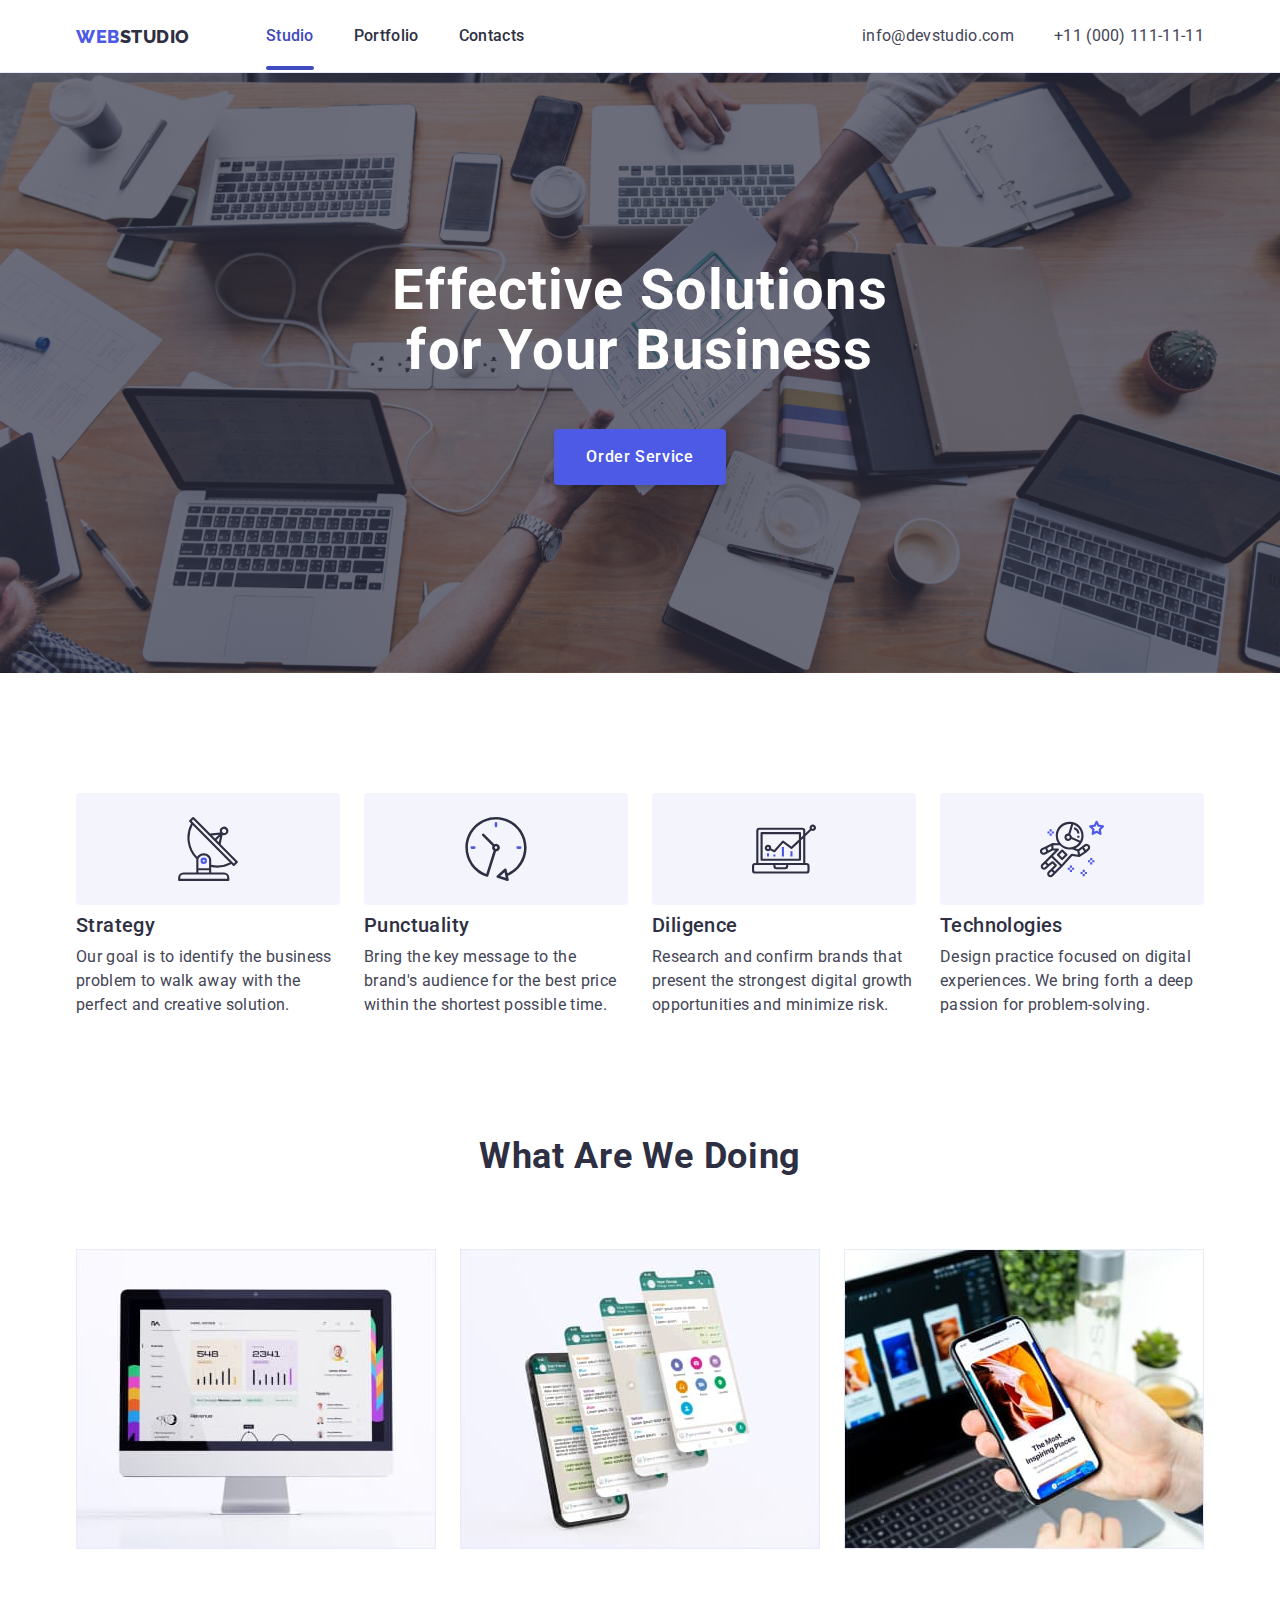
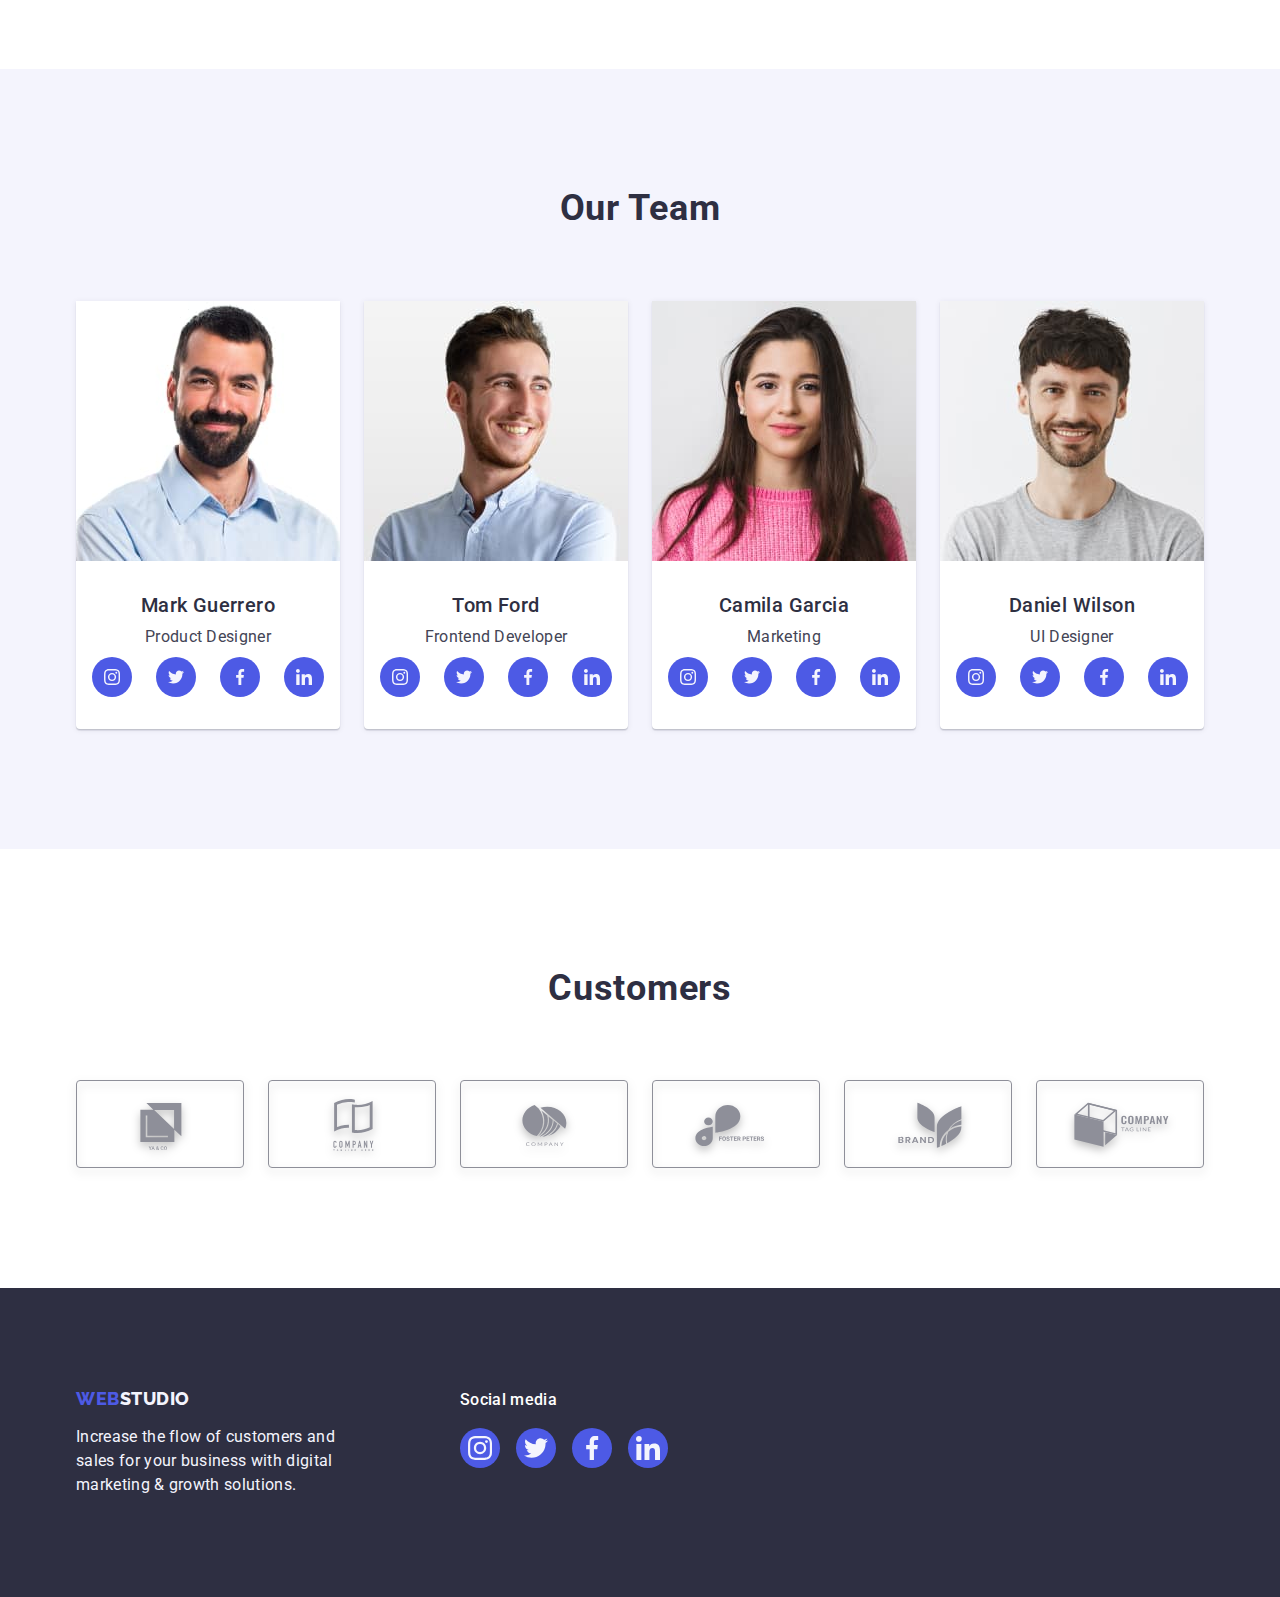
<file: index.html>
<!DOCTYPE html>
<html lang="en">

<head>
    <meta charset="UTF-8">
    <meta http-equiv="X-UA-Compatible" content="IE=edge">
    <meta name="viewport" content="width=device-width, initial-scale=1.0">
    <title>Webstudio</title>
    <link rel="stylesheet" href="https://cdnjs.cloudflare.com/ajax/libs/modern-normalize/1.1.0/modern-normalize.min.css">
    <link rel="preconnect" href="https://fonts.googleapis.com">
    <link rel="preconnect" href="https://fonts.gstatic.com" crossorigin>
    <link rel="preconnect" href="https://fonts.googleapis.com">
    <link rel="preconnect" href="https://fonts.gstatic.com" crossorigin>
    <link href="https://fonts.googleapis.com/css2?family=Raleway:wght@800&family=Roboto:wght@400;500;700;900&display=swap"
        rel="stylesheet">
    <link rel="stylesheet" href="./css/styles.css" />
</head>

<body class="body">
 <!--header-->       
    <header class="page-header">
        <div class="container header-container">
            <nav class="page-navigation">
            <a class="logo-link link" href="./index.html">Web<span class="logo-link-accent">Studio</span></a>
            <ul class="menu list">
                <li class="menu-item">
                    <a class="menu-link link current" href="./index.html">Studio</a>
                </li>
                <li class="menu-item">
                    <a class="menu-link link" href="./portfolio.html">Portfolio</a>
                </li>
                <li class="menu-item">
                    <a class="menu-link link" href="">Contacts</a>
                </li>
            </ul>
        </nav>
        <address class="contact">
          <ul class="contact-menu list"> 
            <li class="contact-item">
            <a class="contact-information link" href="mailto:info@devstudio.com">info@devstudio.com</a></li>
            <li class="contact-item">
            <a class="contact-information link" href="tel:+110001111111">+11 (000) 111-11-11</a></li>
          </ul>
        </address>
    </div>
        
    </header>
    <main>
<!--hero-->        
        <section class="hero">
            <div class="container">
            <h1 class="main-title">Effective Solutions
                for Your Business</h1>
            <button class="modal-open-btn button-hero button" type="button" data-modal-open name="Order Service">Order Service</button>
            </div>
        </section>
<!--feauters-->            
    <section class="feauters section">
        <div class="container">
    <h2 class="hidden-title visually-hidden">Section header</h2>  
        <ul class="icon-list list">
            <li class="icon-item">
                <div class="feauters-icon">
                <svg class="icon-list-icon" aria-label="icon-antenna" width="64" height="64">
                    <use href="./images/icons.svg#icon-antenna"></use>
                </svg>
            </div>
            </li>
            <li class="icon-item">
                <div class="feauters-icon">
                    <svg class="icon-list-icon" aria-label="icon-clock" width="64" height="64">
                        <use href="./images/icons.svg#icon-clock"></use>
                    </svg>
            </div>
            </li>
            <li class="icon-item">
                <div class="feauters-icon">
                <svg class="icon-list-icon" aria-label="icon-diagram" width="64" height="64">
                    <use href="./images/icons.svg#icon-diagram"></use>
                </svg>
        </div>
        </li>
        <li class="icon-item">
            <div class="feauters-icon">
            <svg class="icon-list-icon" aria-label="icon-astonaut" width="64" height="64">
                <use href="./images/icons.svg#icon-astronaut"></use>
            </svg>
        </div>
        </li>
        </ul>
        <ul class="feauters-list list" >
        <li class="feauters-item">
            <h3 class="feauters-title">Strategy</h3>
            <p class="feauters-suptitle">Our goal is to identify the business
            problem to walk away with the perfect and creative solution.</p>
        </li>
        <li class="feauters-item">
            <h3 class="feauters-title">Punctuality</h3>
            <p class="feauters-suptitle">Bring the key message to the brand's audience for the best price within the shortest possible time.</p>
        </li>
        <li class="feauters-item">
            <h3 class="feauters-title">Diligence</h3>
            <p class="feauters-suptitle">Research and confirm brands that present the strongest digital growth opportunities and minimize risk.</p>
        </li>
        <li class="feauters-item">
            <h3 class="feauters-title">Technologies</h3>
            <p class="feauters-suptitle">Design practice focused on digital experiences. We bring forth a deep passion for problem-solving.</p>
        </li>
    </ul>
    </div>
    </section>
<!--activity-->    
    <section class="activity section">
        <div class="container">
       <h2 class="activity-title">What are we doing</h2> 
       <ul class="activity-list list" >
        <li class="activity-item ">
        <img class="activity-img" src="./images/activity/one.jpg" alt="imac" width="360" height="300"></li>
        <li class="activity-item">
        <img class="activity-img" src="./images/activity/two.jpg" alt="iphone" width="360" height="300"></li>
        <li class="activity-item">
        <img class="activity-img" src="./images/activity/three.jpg" alt="iphone-in-hand" width="360" height="300">
        </li>
       </ul>   
    </div>
    </section>
 <!--our team-->   
    <section class="our-team section">
        <div class="container">
        <h2 class="our-team-main-title">Our Team</h2>
        <ul class="our-team-list list">
            <li class="our-team-item">
                <img class="our-team-img" src="./images/our-team/mark.jpg" alt="man" width="264" height="260">
            <div class="our-team-container">
                <h3 class="our-team-title">Mark Guerrero</h3>
            <p class="our-team-suptitle">Product Designer</p>
            <ul class="social-list list">
                <li class="social-list-item">
                    <a href="" class="social-list-link">
                        <svg class="social-list-icon" aria-label="icon-instagram" width="16" height="16">
                            <use href="./images/icons.svg#icon-instagram"></use>
                        </svg>
                    </a>
                </li>
                <li class="social-list-item">
                    <a href="" class="social-list-link">
                        <svg class="social-list-icon" aria-label="icon-twitter" width="16" height="16">
                            <use href="./images/icons.svg#icon-twitter"></use>
                        </svg>
                    </a>
                </li>
                <li class="social-list-item">
                    <a href="" class="social-list-link">
                        <svg class="social-list-icon" aria-label="icon-facebook" width="16" height="16">
                            <use href="./images/icons.svg#icon-facebook" ></use>
                        </svg>
                    </a>
                </li>
                <li class="social-list-item">
                    <a href="" class="social-list-link">
                        <svg class="social-list-icon" aria-label="icon-linkedin" width="16" height="16">
                            <use href="./images/icons.svg#icon-linkedin"></use>
                        </svg>
                    </a>
                </li>
            </ul>
        </div>
            
            </li>
            <li class="our-team-item">
                <img class="our-team-img" src="./images/our-team/tom.jpg" alt="man" width="264" height="260">
                <div class="our-team-container">
                    <h3 class="our-team-title">Tom Ford</h3>  
            <p class="our-team-suptitle">Frontend Developer</p>
            <ul class="social-list list">
                <li class="social-list-item">
                    <a href="" class="social-list-link">
                        <svg class="social-list-icon" aria-label="icon-instagram" width="16" height="16">
                            <use href="./images/icons.svg#icon-instagram"></use>
                        </svg>
                    </a>
                </li>
                <li class="social-list-item">
                    <a href="" class="social-list-link">
                        <svg class="social-list-icon" aria-label="icon-twitter" width="16" height="16">
                            <use href="./images/icons.svg#icon-twitter"></use>
                        </svg>
                    </a>
                </li>
                <li class="social-list-item">
                    <a href="" class="social-list-link">
                        <svg class="social-list-icon" aria-label="icon-facebook" width="16" height="16">
                            <use href="./images/icons.svg#icon-facebook"></use>
                        </svg>
                    </a>
                </li>
                <li class="social-list-item">
                    <a href="" class="social-list-link">
                        <svg class="social-list-icon" aria-label="icon-linkedin" width="16" height="16">
                            <use href="./images/icons.svg#icon-linkedin"></use>
                        </svg>
                    </a>
                </li>
            </ul>
        </div>
            </li>
            <li class="our-team-item">
                <img class="our-team-img" src="./images/our-team/camila.jpg" alt="woman" width="264" height="260">
                <div class="our-team-container">
                 <h3 class="our-team-title" >Camila Garcia</h3>  
            <p class="our-team-suptitle">Marketing</p>    
            <ul class="social-list list">
                <li class="social-list-item">
                    <a href="" class="social-list-link">
                        <svg class="social-list-icon" aria-label="icon-instagram" width="16" height="16">
                            <use href="./images/icons.svg#icon-instagram"></use>
                        </svg>
                    </a>
                </li>
                <li class="social-list-item">
                    <a href="" class="social-list-link">
                        <svg class="social-list-icon" aria-label="icon-twitter" width="16" height="16">
                            <use href="./images/icons.svg#icon-twitter"></use>
                        </svg>
                    </a>
                </li>
                <li class="social-list-item">
                    <a href="" class="social-list-link">
                        <svg class="social-list-icon" aria-label="icon-facebook" width="16" height="16">
                            <use href="./images/icons.svg#icon-facebook"></use>
                        </svg>
                    </a>
                </li>
                <li class="social-list-item">
                    <a href="" class="social-list-link">
                        <svg class="social-list-icon" aria-label="icon-linkedin" width="16" height="16">
                            <use href="./images/icons.svg#icon-linkedin"></use>
                        </svg>
                    </a>
                </li>
            </ul>
                </div>
            </li>
            <li class="our-team-item" >
                <img class="our-team-img" src="./images/our-team/daniel.jpg" alt="man" width="264" height="260">
                <div class="our-team-container">
                <h3 class="our-team-title" >Daniel Wilson</h3>    
            <p class="our-team-suptitle">UI Designer</p>
            <ul class="social-list list">
                <li class="social-list-item">
                    <a href="" class="social-list-link">
                        <svg class="social-list-icon" aria-label="icon-instagram" width="16" height="16">
                            <use href="./images/icons.svg#icon-instagram"></use>
                        </svg>
                    </a>
                </li>
                <li class="social-list-item">
                    <a href="" class="social-list-link">
                        <svg class="social-list-icon" aria-label="icon-twitter" width="16" height="16">
                            <use href="./images/icons.svg#icon-twitter"></use>
                        </svg>
                    </a>
                </li>
                <li class="social-list-item">
                    <a href="" class="social-list-link">
                        <svg class="social-list-icon" aria-label="icon-facebook" width="16" height="16">
                            <use href="./images/icons.svg#icon-facebook"></use>
                        </svg>
                    </a>
                </li>
                <li class="social-list-item">
                    <a href="" class="social-list-link">
                        <svg class="social-list-icon" aria-label="icon-linkedin" width="16" height="16">
                            <use href="./images/icons.svg#icon-linkedin"></use>
                        </svg>
                    </a>
                </li>
            </ul>
        </div>
            </li>
        </ul>
        </div>
    </section>
    <!--Customers-->
    <section class="customers section">
        <div class="container">
        <h2 class="customers-title">Customers</h2>
        <ul class="customers-list list">
            <li class="customers-item">
                <a class="customers-list-link" href="">
                    <svg class="customers-list-icon" aria-label="icon-customers-icon-1" width="104" height="56">
                        <use href="./images/icons.svg#icon-customers-icon-1"></use>
                    </svg>
                </a>
            </li>
            <li class="customers-item">
                <a class="customers-list-link" href="">
                    <svg class="customers-list-icon" aria-label="icon-customesr-icon-2" width="104" height="56">
                        <use href="./images/icons.svg#icon-customers-icon-2">
                        </use>
                    </svg>
                </a>
            </li>
            <li class="customers-item">
                <a class="customers-list-link" href="">
                    <svg class="customers-list-icon" aria-label="icon-customesr-icon-3" width="104" height="56">
                        <use href="./images/icons.svg#icon-customers-icon-3">
                        </use>
                    </svg>
                </a>
            </li>
            <li class="customers-item">
                <a class="customers-list-link" href="">
                    <svg class="customers-list-icon" aria-label="icon-customesr-icon-4" width="104" height="56">
                        <use href="./images/icons.svg#icon-customers-icon-4">
                        </use>
                    </svg>
                </a>
            </li>
            <li class="customers-item">
                <a class="customers-list-link" href="">
                    <svg class="customers-list-icon" aria-label="icon-customesr-icon-5" width="104" height="56">
                        <use href="./images/icons.svg#icon-customers-icon-5">
                        </use>
                    </svg>
                </a>
            </li>
            <li class="customers-item">
                <a class="customers-list-link" href="">
                    <svg class="customers-list-icon" aria-label="icon-customesr-icon-6" width="104" height="56">
                        <use href="./images/icons.svg#icon-customers-icon-6">
                        </use>
                    </svg>
                </a>
            </li>
        </ul>
        </div>
    </section>
    </main>
 <!--footer-->   
    <footer class="footer">
        <div class="container footer-container">
        <div class="logo-container">
        <a class="logo-footer link" href="./index.html">Web<span class="logo-footer-accent">Studio</span></a>
        <p class="footer-suptitle">Increase the flow of customers and sales for your business with digital marketing & growth solutions.</p>
        </div>
        <div class="footer-social">
            <p class="ft-social-suptitle">Social media</p>
            <ul class="ft-social-list list">
                <li class="ft-social-item">
                    <a class="ft-social-list-link" href="">
                        <svg class="ft-social-icon" aria-label="instagram-icon" width="24" height="24">
                            <use href="./images/icons.svg#icon-instagram"></use>
                        </svg>
                    </a>
                </li>
                <li class="ft-social-item">
                    <a class="ft-social-list-link" href="">
                        <svg class="ft-social-icon" aria-label="twitter-icon" width="24" height="24">
                            <use href="./images/icons.svg#icon-twitter"></use>
                        </svg>
                    </a>
                </li>
                <li class="ft-social-item">
                    <a class="ft-social-list-link" href="">
                        <svg class="ft-social-icon" aria-label="facebook-icon" width="24" height="24">
                            <use href="./images/icons.svg#icon-facebook"></use>
                        </svg>
                    </a>
                </li>
                <li class="ft-social-item">
                    <a class="ft-social-list-link" href="">
                        <svg class="ft-social-icon" aria-label="linkedin-icon" width="24" height="24">
                            <use href="./images/icons.svg#icon-linkedin"></use>
                        </svg>
                    </a>
                </li>
            </ul>
        </div>
        </div>
    </footer>
    <!--Backdrop-->
    <div class="backdrop is-hidden" data-modal>
        <div class="modal">
            <button type="button" class="modal-close-btn" data-modal-close>
                <svg class="modal-close-icon" aria-label="icon-close" width="8" height="8">
                    <use href="./images/icons.svg#icon-close"></use>
                </svg>
            </button>
        </div>
    </div>
<script src="./js/modal.js"></script>
</body>
</html>
</file>
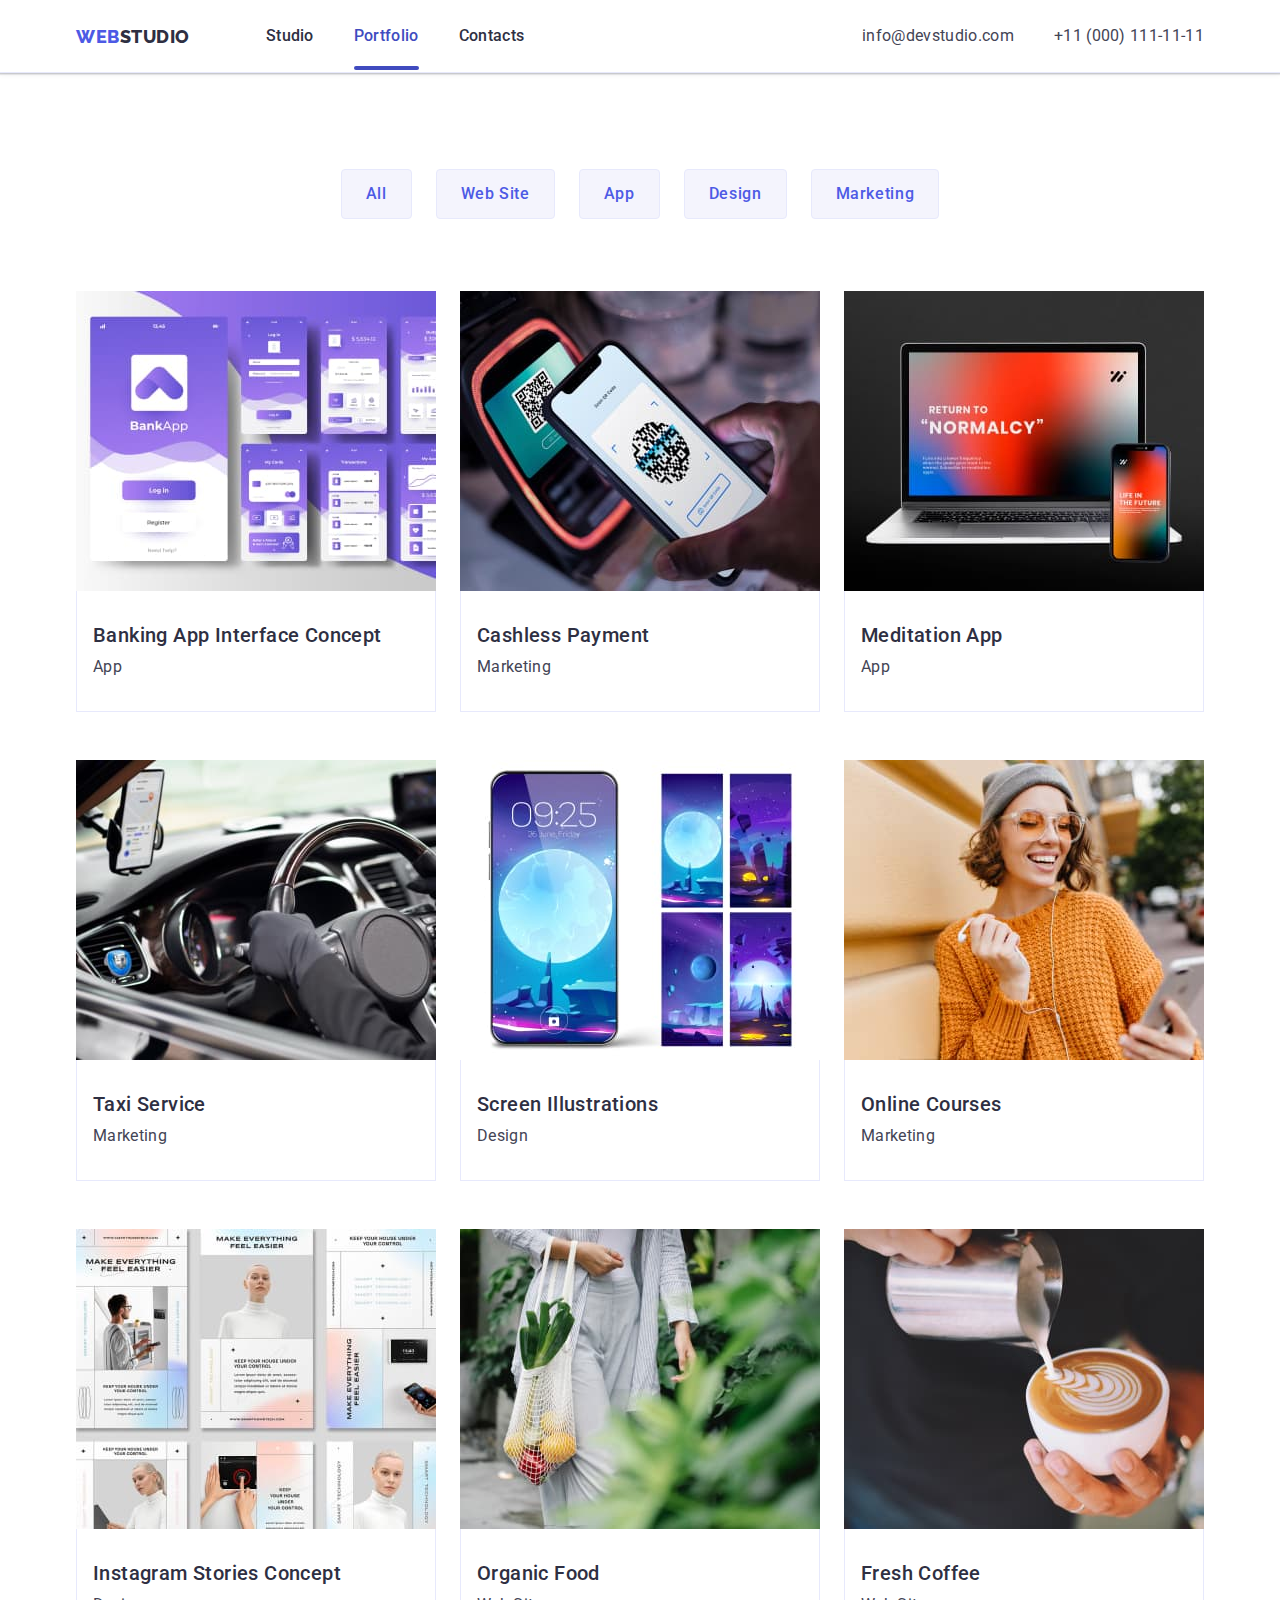
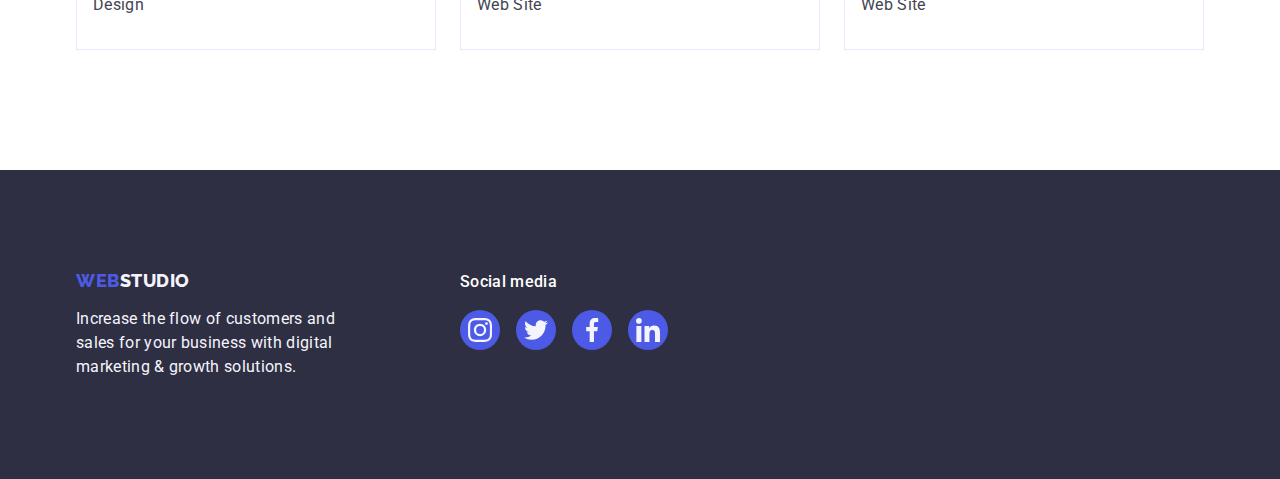
<file: portfolio.html>
<!DOCTYPE html>
<html lang="en">
<head>
    <meta charset="UTF-8">
    <meta http-equiv="X-UA-Compatible" content="IE=edge">
    <meta name="viewport" content="width=device-width, initial-scale=1.0">
    <title>Document</title>
    <link rel="stylesheet" href="https://cdnjs.cloudflare.com/ajax/libs/modern-normalize/1.1.0/modern-normalize.min.css">
    <link rel="preconnect" href="https://fonts.googleapis.com">
    <link rel="preconnect" href="https://fonts.gstatic.com" crossorigin>
    <link rel="preconnect" href="https://fonts.googleapis.com">
    <link rel="preconnect" href="https://fonts.gstatic.com" crossorigin>
    <link href="https://fonts.googleapis.com/css2?family=Raleway:wght@800&family=Roboto:wght@400;500;700;900&display=swap"
        rel="stylesheet">
    <link rel="stylesheet" href="./css/styles.css" />
</head>
<body class="body">
<!--header-->    
    <header class="page-header">
        <div class="container header-container">
            <nav class="page-navigation">
                <a class="logo-link link" href="./index.html">Web<span class="logo-link-accent">Studio</span></a>
                <ul class="menu list">
                    <li class="menu-item">
                        <a class="menu-link link" href="./index.html">Studio</a>
                    </li>
                    <li class="menu-item">
                        <a class="menu-link link current" href="./portfolio.html">Portfolio</a>
                    </li>
                    <li class="menu-item">
                        <a class="menu-link link" href="">Contacts</a>
                    </li>
                </ul>
            </nav>
            <address class="contact">
                <ul class="contact-menu list">
                    <li class="contact-item">
                        <a class="contact-information link" href="mailto:info@devstudio.com">info@devstudio.com</a>
                    </li>
                    <li class="contact-item">
                        <a class="contact-information link" href="tel:+110001111111">+11 (000) 111-11-11</a>
                    </li>
                </ul>
            </address>
        </div>
    
    </header>
<main>
<!--navigation-->   
<section class="navigation">
    <div class="container"><h1 class="hidden-title visually-hidden">--navigation--</h1>    
    <ul class="navigation-list list">
    <li class="navigation-item">
        <button class="navigation-button button" type="button" name="All">All</button>
    </li>
    <li class="navigation-item">
        <button class="navigation-button button" type="button" name="Web Site">Web Site</button>
    </li>
    <li class="navigation-item">
        <button class="navigation-button button" type="button" name="App">App</button>
    </li>
    <li class="navigation-item">
        <button class="navigation-button button" type="button" name="Design">Design</button>
    </li>
    <li class="navigation-item">
        <button class="navigation-button button" type="button" name="Marketing">Marketing</button>
    </li>
    </ul>  
<!--work examples-->
<ul class="work-examples-list list">
    <li class="work-examples-item">
        <a class="work-examples-link link" href="">
            <div class="work-examples-overlay"><img class="work-examples-img" src="./images/apps/banking-app.jpg" alt="banking-app" width="360" height="300">
            <p class="overlay">14 Stylish and User-Friendly App Design Concepts · Task Manager App · Calorie Tracker App · Exotic
                Fruit Ecommerce App ·
                Cloud Storage App</p>
            </div>
            <div class="work-examples-border">
        <h2 class="work-examples-title">Banking App Interface Concept</h2>
        <p class="work-examples-suptitle">App</p></div></a>
    </li>
    <li class="work-examples-item">
        <a class="work-examples-link link" href="">
            <div class="work-examples-overlay"> 
                <img class="work-examples-img" src="./images/apps/cashless-payment.jpg" alt="cashless-payment" width="360" height="300">
                <p class="overlay">14 Stylish and User-Friendly App Design Concepts · Task Manager App · Calorie Tracker App · Exotic
                    Fruit Ecommerce App ·
                    Cloud Storage App</p>
                </div>
            <div class="work-examples-border">
            <h2 class="work-examples-title" >Cashless Payment</h2>
        <p class="work-examples-suptitle">Marketing</p>
    </div></a>
    </li>
    <li class="work-examples-item">
        <a class="work-examples-link link" href="">
            <div class="work-examples-overlay">
            <img class="work-examples-img" src="./images/apps/laptop.jpg" alt="laptop" width="360" height="300">
            <p class="overlay">14 Stylish and User-Friendly App Design Concepts · Task Manager App · Calorie Tracker App · Exotic
                Fruit Ecommerce App ·
                Cloud Storage App</p>
            </div>
        <div class="work-examples-border">
            <h2 class="work-examples-title">Meditation App</h2>
        <p class="work-examples-suptitle">App</p></div></a>
    </li>
       
    <li class="work-examples-item">
        <a class="work-examples-link link" href="">
            <div class="work-examples-overlay">
            <img class="work-examples-img"  src="./images/apps/taxi.jpg" alt="hands-on-the-steering-wheel" width="360" height="300">
            <p class="overlay">14 Stylish and User-Friendly App Design Concepts · Task Manager App · Calorie Tracker App · Exotic
                Fruit Ecommerce App ·
                Cloud Storage App</p>
                </div>
        <div class="work-examples-border">
            <h2 class="work-examples-title">Taxi Service</h2>
        <p class="work-examples-suptitle">Marketing</p></div></a>
        
    </li>
    <li class="work-examples-item">
        <a class="work-examples-link link" href="">
            <div class="work-examples-overlay">
                <img class="work-examples-img" src="./images/apps/wallpapers.jpg" alt="phone-wallpers" width="360" height="300">
            <p class="overlay">14 Stylish and User-Friendly App Design Concepts · Task Manager App · Calorie Tracker App · Exotic
                Fruit Ecommerce App ·
                Cloud Storage App</p>
            </div>
        <div class="work-examples-border"> <h2 class="work-examples-title">Screen Illustrations</h2>
        <p class="work-examples-suptitle">Design</p></div></a>
       
    </li>
    <li class="work-examples-item">
        <a class="work-examples-link link" href="">
            <div class="work-examples-overlay">
                <img class="work-examples-img" src="./images/apps/woman.jpg" alt="woman-in-glases" width="360" height="300">
            <p class="overlay">14 Stylish and User-Friendly App Design Concepts · Task Manager App · Calorie Tracker App · Exotic
                Fruit Ecommerce App ·
                Cloud Storage App</p>
            </div>
        <div class="work-examples-border"><h2 class="work-examples-title">Online Courses</h2>
        <p class="work-examples-suptitle">Marketing</p></div></a>
        
    </li>
    <li class="work-examples-item">
        <a class="work-examples-link link" href="">
            <div class="work-examples-overlay">
                <img class="work-examples-img" src="./images/apps/instagram.jpg" alt="instagram-page" width="360" height="300">
            <p class="overlay">14 Stylish and User-Friendly App Design Concepts · Task Manager App · Calorie Tracker App · Exotic
                Fruit Ecommerce App ·
                Cloud Storage App</p>
            </div>
        <div class="work-examples-border">
            <h2 class="work-examples-title">Instagram Stories Concept</h2>
        <p class="work-examples-suptitle">Design</p>
    </div></a>
      
    </li>
    <li class="work-examples-item">
        <a class="work-examples-link link" href="">
            <div class="work-examples-overlay">
                <img class="work-examples-img" src="./images/apps/food.jpg" alt="organic-food" width="360" height="300">
            <p class="overlay">14 Stylish and User-Friendly App Design Concepts · Task Manager App · Calorie Tracker App · Exotic
                Fruit Ecommerce App ·
                Cloud Storage App</p>
            </div>
        <div class="work-examples-border"><h2 class="work-examples-title">Organic Food</h2>
        <p class="work-examples-suptitle">Web Site</p>
    </div></a>
        
    </li>
    <li class="work-examples-item">
        <a class="work-examples-link link" href="">
            <div class="work-examples-overlay">
                <img class="work-examples-img" src="./images/apps/coffe.jpg" alt="cup-of-coffee" width="360" height="300">
            <p class="overlay">14 Stylish and User-Friendly App Design Concepts · Task Manager App · Calorie Tracker App · Exotic
                Fruit Ecommerce App ·
                Cloud Storage App</p>
            </div>
        <div class="work-examples-border"><h2 class="work-examples-title">Fresh Coffee</h2>
        <p class="work-examples-suptitle">Web Site</p>
    </div></a>
        
    </li>
</ul>
</div>
</section>
</main>
<!--footer-->
<footer class="footer">
    <div class="container footer-container">
        <div class="logo-container">
            <a class="logo-footer link" href="./index.html">Web<span class="logo-footer-accent">Studio</span></a>
            <p class="footer-suptitle">Increase the flow of customers and sales for your business with digital marketing
                & growth solutions.</p>
        </div>
        <div class="footer-social">
            <p class="ft-social-suptitle">Social media</p>
            <ul class="ft-social-list list">
                <li class="ft-social-item">
                    <a class="ft-social-list-link" href="">
                        <svg class="ft-social-icon" aria-label="instagram-icon" width="24" height="24">
                            <use href="./images/icons.svg#icon-instagram"></use>
                        </svg>
                    </a>
                </li>
                <li class="ft-social-item">
                    <a class="ft-social-list-link" href="">
                        <svg class="ft-social-icon" aria-label="twitter-icon" width="24" height="24">
                            <use href="./images/icons.svg#icon-twitter"></use>
                        </svg>
                    </a>
                </li>
                <li class="ft-social-item">
                    <a class="ft-social-list-link" href="">
                        <svg class="ft-social-icon" aria-label="facebook-icon" width="24" height="24">
                            <use href="./images/icons.svg#icon-facebook"></use>
                        </svg>
                    </a>
                </li>
                <li class="ft-social-item">
                    <a class="ft-social-list-link" href="">
                        <svg class="ft-social-icon" aria-label="linkedin-icon" width="24" height="24">
                            <use href="./images/icons.svg#icon-linkedin"></use>
                        </svg>
                    </a>
                </li>
            </ul>
        </div>
    </div>
</footer>
</body>
</html>
</file>
<file: css/styles.css>
:root {
    --main-font-family: 'Roboto',
        sans-serif;
    --secondary-font-family: 'Raleway',
        sans-serif;
    --primary-text-color: #2E2F42;
    --secondary-text-color: #434455;
    --accent-color: #404BBF;
    --secondary-accent-color: #4D5AE5;
    --logo-footer-second-color:#F4F4FD;
    --main-background-color: #FFFFFF;
    --transition-duration-and-func: 250ms cubic-bezier(0.4, 0, 0.2, 1);
}

/* index.html */

body {
    color: var(--secondary-text-color);
    font-family: var(--main-font-family);
    background-color: var(--main-background-color);
}

.list {
    list-style: none;

}

.link {
    text-decoration: none;
    
}

.list:hover,
.list:focus {
    color: var(--accent-color);
}

h1,h2,h3,h4,h5,h6,p {
    margin-bottom: 0;
    margin-top: 0;
}

ul {
    margin-bottom: 0;
    margin-top: 0;
    padding-left: 0;
}

img {
    display: block;
}

.container {
    width: 1158px;
    margin: 0 auto;
    padding: 0 15px;
}

.header-container {
display: flex;
}

.section {
    padding-top: 120px;
    padding-bottom: 120px;
}

.visually-hidden {
    position: absolute;
    width: 1px;
    height: 1px;
    margin: -1px;
    border: 0;
    padding: 0;

    white-space: nowrap;
    clip-path: inset(100%);
    clip: rect(0 0 0 0);
    overflow: hidden;
}

/* header */
.page-header {
    background-color: #FFFFFF;
    border-bottom: 1px solid #E7E9FC;
    box-shadow: 0px 2px 1px rgba(46, 47, 66, 0.08), 0px 1px 1px rgba(46, 47, 66, 0.16), 0px 1px 6px rgba(46, 47, 66, 0.08);
}

.page-navigation {
    display: flex;
    align-items: center;
    margin-right: auto;
}

.menu {
    display: flex;
    gap: 40px;
}

.menu-link {
    color: var(--primary-text-color);
    font-weight: 500;
    font-size: 16px;
    line-height: 1.5;
    letter-spacing: 0.02em;
    padding: 24px 0;
    transition:  color var(--transition-duration-and-func);
}

.menu-link:hover,
.menu-link:focus {
    color: var(--accent-color);

}

.current {
    position: relative;
    color: var(--accent-color) ;
}

.current::after {
    content: '';
    display: block;
    position: absolute;
    left: 0;
    bottom: -1px;
    width: 100%;
    height: 4px;
    background-color: var(--accent-color);
    border-radius: 2px;
    margin-top: 20px;
}

.logo-link {
    font-weight: 800;
    font-size: 18px;
    line-height: 1.17;
    letter-spacing: 0.03em;
    text-transform: uppercase;
    font-family: var(--secondary-font-family);
    color: var(--secondary-accent-color);
    margin-right: 76px;
    padding-top: 25.5px;
    padding-bottom: 25.5px;
}

.logo-link-accent {
    font-weight: 800;
    font-size: 18px;
    line-height: 1.17;
    letter-spacing: 0.03em;
    text-transform: uppercase;
    color: var(--primary-text-color);
}

.contact { 
    font-style: normal;
}

.contact-menu {
    display: flex;
    gap: 40px;
    padding-top: 24px;
    padding-bottom: 24px;
    gap: 40px

}

.contact-information {
    font-family: var(--main-font-family);
    color: var(--secondary-text-color);
    font-weight: 400;
    font-size: 16px;
    line-height: 1.5;
    letter-spacing: 0.02em;
    margin-left: auto;
    transition: color var(--transition-duration-and-func);
}


.contact-information:hover,
.contact-information:focus {
    color: var(--accent-color);
}
/* hero */
.hero { 
    background-color: var(--primary-text-color);
    padding: 188px 0;
    background-image: linear-gradient(rgba(46, 47, 66, 0.7), rgba(46, 47, 66, 0.7)), url(../images/hero/hero-bg.jpg);
    background-repeat: no-repeat;
    background-size: cover;
    background-position: center;
    max-width: 1440px;
    margin-left: auto;
    margin-right: auto;
}
 .main-title {
    color: #FFFFFF;
    font-weight: 700;
    font-size: 56px;
    line-height: 1.07;
    text-align: center;
    letter-spacing: 0.02em;
    max-width: 496px;
    margin-right: auto;
    margin-bottom: 48px;
    margin-left: auto;
   
 }

.button {
    font-family: inherit;
    cursor: pointer;
}
.button-hero {
        align-items: center;
        padding: 16px 32px;
        gap: 10px;
        box-shadow: 0px 4px 4px rgba(0, 0, 0, 0.15);
        border-radius: 4px;
}

 .modal-open-btn {
    display: block;
    color: #FFFFFF; 
    background-color: var(--secondary-accent-color);
    font-weight: 500;
    font-size: 16px;
    line-height: 1.5;
    align-items: center;
    letter-spacing: 0.04em;
    margin-left: auto;
    margin-right: auto;
    min-width: 169px;
    height: 56px;
    border: none;
    transition: background-color var(--transition-duration-and-func);
 }
 .modal-open-btn:hover,
 .modal-open-btn:focus {
    background-color: var(--accent-color);
 }

 /* feauters */
.feauters {
    background-color: #FFFFFF;
}

.icon-list {
    display: flex;
    justify-content: center;
    gap: 24px;
}

.icon-item {
    width: calc((100% - 72px) / 4);
    transition: drop-shadow var(--transition-duration-and-func);
}

.icon-item:hover,
.icon-item:focus {
    filter: drop-shadow(0px 4px 4px rgba(0, 0, 0, 0.25));
}

.feauters-item {
    width: calc((100% - 72px) / 4);
}

.feauters-icon {
    display: flex;
    justify-content: center;
    align-items: center;
    width: 264px;
    height: 112px;
    background-color: #F4F4FD;
    border-radius: 4px;
    margin-bottom: 8px;
}

.feauters-list {
    display: flex;
    justify-content: center;
    gap: 24px;
}

 .feauters-title {
    font-family: var(--main-font-family);
    color: var(--primary-text-color);
    font-weight: 500;
    font-size: 20px;
    line-height: 1.2;
    letter-spacing: 0.02em;
    margin-bottom: 8px;
 }

 .feauters-suptitle {
    font-family: var(--main-font-family);
    color: var(--secondary-text-color);
    font-weight: 400;
    font-size: 16px;
    line-height: 1.5;
    letter-spacing: 0.02em;
 }
 /* activity */

 .activity {
    padding-top: 0;
 }

 .activity-title {
    font-family: var(--main-font-family);
    color: var(--primary-text-color);
    font-weight: 700;
    font-size: 36px;
    line-height: 1.11;
    text-align: center;
    letter-spacing: 0.02em;
    text-transform: capitalize;
    margin-right: auto;
    margin-bottom: 72px;
    margin-left: auto;
 }

 .activity-list {
    display: flex;
    gap: 24px;
 }
 .activity-item {
    flex-basis: calc((100% - 48px) / 3);
 }

 /* our team */
 .our-team {
    background-color: var(--logo-footer-second-color);
 }

 .our-team-main-title {
    font-family: var(--main-font-family);
    color: var(--primary-text-color);
    font-weight: 700;
    font-size: 36px;
    line-height: 1.11;
    text-align: center;
    letter-spacing: 0.02em;
    text-transform: capitalize;
    margin-right: auto;
    margin-bottom: 72px;
    margin-left: auto;
 }

 .our-team-list {
    display: flex;
    gap: 24px;
 }

.our-team-item {
    background-color: #FFFFFF;
    flex-basis: calc((100% - 72px) / 4);
    box-shadow: 0px 1px 6px rgba(46, 47, 66, 0.08), 0px 1px 1px rgba(46, 47, 66, 0.16), 0px 2px 1px rgba(46, 47, 66, 0.08);
    border-radius: 0px 0px 4px 4px;
}
 
.our-team-container {
    padding: 32px 0;
}

 .our-team-title {
    font-family: var(--main-font-family);
    color: var(--primary-text-color);
    font-weight: 500;
    font-size: 20px;
    line-height: 1.2;
    letter-spacing: 0.02em;
    margin-bottom: 8px;
    text-align: center;
 }

 .our-team-suptitle {
    font-family: var(--main-font-family);
    color: var(--secondary-text-color);
    font-weight: 400;
     font-size: 16px;
     line-height: 1.5;
    letter-spacing: 0.02em;
    text-align: center;
    margin-bottom: 8px;
 }

 .social-list {
    display: flex;
    justify-content: center;
    gap: 24px;
 }

 .social-list-link {
    display: flex;
    justify-content: center;
    align-items: center;
    width: 40px;
    height: 40px;
    background-color: var(--secondary-accent-color);
    border-radius: 50%;
    transition: background-color var(--transition-duration-and-func);
 }

 .social-list-link:hover,
 .social-list-link:focus {
    background-color: #404BBF;
 }

 .social-list-icon {
    fill: #F4F4FD;;
 }

 /* Customers */
.customers {
    padding: 120px 0;
}
 .customers-title {
    font-family: var(--main-font-family);
    color: var(--primary-text-color);
    font-weight: 700;
    font-size: 36px;
    line-height: 1.1;
    text-align: center;
    letter-spacing: 0.02em;
    text-transform: capitalize;
    margin-bottom: 72px;
 }

 .customers-list {
    display: flex;
    justify-content: center;
    gap: 24px;
 }

 .customers-item {
    width: calc((100% - 120px) / 6);
    filter: drop-shadow(0px 4px 4px rgba(0, 0, 0, 0.25));
 }

 .customers-list-link {
    display: flex;
    justify-content: center;
    align-items: center;
    width: 168px;
    height: 88px;
    border: 1px solid #8E8F99;
    border-radius: 4px;
    color: #8E8F99;
    transition: border-color var(--transition-duration-and-func), color var(--transition-duration-and-func);
 }

.customers-list-icon {
    fill: currentColor;
}

 .customers-list-link:hover,
 .customers-list-link:focus {
    color: #404BBF;
    border-color: #404bbf;

 }


 /* footer */
 .footer {
    font-family: var(--secondary-font-family);
    background-color: var(--primary-text-color);
    padding: 100px 0;
 }

.footer-container {
    display: flex;
    align-items: baseline;
}

.logo-container {
    margin-right: 120px;
}

 .logo-footer {
    color: var(--secondary-accent-color);
    font-weight: 800;
    font-size: 18px;
    line-height: 1.17;
    letter-spacing: 0.03em;
    text-transform: uppercase;
    display: inline-block;
    margin-bottom: 16px;
 }

 .logo-footer-accent {
     color: var(--logo-footer-second-color);
    display: inline-block;
 }

 .footer-suptitle {
    font-family: var(--main-font-family);
    color: var(--logo-footer-second-color);
    font-weight: 400;
    font-size: 16px;
    line-height: 1.5;
    letter-spacing: 0.02em;
    max-width: 264px;
    margin-right: auto;
 }


.footer-social {
    justify-content: center;
}

.ft-social-suptitle {
    margin-bottom: 16px;
    font-family: var(--main-font-family);
    font-weight: 500;
    font-size: 16px;
    line-height: 1.5;
    letter-spacing: 0.02em;
    color: #FFFFFF;
}

.ft-social-list {
    display: flex;
    justify-content: center;
    align-items: center;
    gap: 16px;
}

.ft-social-list-link {
    display: flex;
    justify-content: center;
    align-items: center;
    background-color: var(--secondary-accent-color);
    border-radius: 50%;
    width: 40px;
    height: 40px;
    transition: background-color var(--transition-duration-and-func);
}

.ft-social-list-link:hover,
.ft-social-list-link:focus {
    background-color: #31d0aa;
}

.ft-social-icon {
    fill:#F4F4FD;
}

/* backdrop */

.backdrop {
    position: fixed;
    left: 0;
    top: 0;
    width: 100%;
    height: 100%;
    background: rgba(46, 47, 66, 0.4);
    transition: opacity var(--transition-duration-and-func), visibility var(--transition-duration-and-func);
}

.modal {
    position: absolute;
    left: 50%;
    top: 50%;
    transform: translate(-50%, -50%);
    width: 408px;
    min-height: 576px;
    width: 408px;
    background: #FCFCFC;
    box-shadow: 0px 1px 1px rgba(0, 0, 0, 0.14), 0px 1px 3px rgba(0, 0, 0, 0.12), 0px 2px 1px rgba(0, 0, 0, 0.2);
    border-radius: 4px;
    transition: transform var(--transition-duration-and-func);
}

.modal-close-btn {
    position: absolute;
    top: 24px;
    right: 24px;
    display: flex;
    justify-content: center;
    align-items: center;
    width: 24px;
    height: 24px;
    padding: 0;
    background-color: #E7E9FC;
    border: 1px solid rgba(0, 0, 0, 0.1);
    border-radius: 50%;
    cursor: pointer;
    transition: background-color var(--transition-duration-and-func), border var(--transition-duration-and-func);
}

.is-hidden {
    opacity: 0;
    visibility: hidden;
    pointer-events: none;
}

.modal-close-icon {
    fill: var(--primary-text-color);
    transition: fill var(--transition-duration-and-func);
}

.modal-close-btn:hover,
.modal-close-btn:focus {
    background-color: var(--accent-color);
    border: none;
}
  
.modal-close-btn:hover .modal-close-icon,
.modal-close-btn:focus .modal-close-icon {
    fill: #FFFFFF;
} 

/* portfolio.html */

/* navigation */
.navigation {
    padding: 96px 0 120px;
}
.navigation-list {
    list-style: none;
    display: flex;
    justify-content: center;
    margin-bottom: 72px;
    gap: 24px;
}

.navigation-button{
    background-color: var(--logo-footer-second-color);
    font-family: var(--main-font-family);
    color: var(--secondary-accent-color);
    font-weight: 500;
    font-size: 16px;
    line-height: 1.5;
    letter-spacing: 0.04em;
    border: 1px solid #E7E9FC;
    padding: 12px 24px;
    border-radius: 4px;
    transition: color var(--transition-duration-and-func), background-color var(--transition-duration-and-func), border-color var(--transition-duration-and-func), box-shadow var(--transition-duration-and-func);

}
.navigation-button:hover,
.navigation-button:focus {
    background-color: var(--accent-color);
    box-shadow: 0px 3px 1px rgba(0, 0, 0, 0.1), 0px 2px 1px rgba(0, 0, 0, 0.08), 0px 2px 2px rgba(0, 0, 0, 0.12);
    color: #FFFFFF;
    border: 1px solid transparent;
}
/* work examples */
.work-examples-list{
    list-style: none;
    display: flex;
    column-gap: 24px;
    flex-wrap: wrap;
    row-gap: 48px;
}

.work-examples-item {
    width: calc((100% - 48px) / 3);
}

.work-examples-link {
    display: block;
    transition: box-shadow var(--transition-duration-and-func);
}

.work-examples-link:hover,
.work-examples-link:focus {
        box-shadow: 0px 1px 6px rgba(46, 47, 66, 0.08), 0px 1px 1px rgba(46, 47, 66, 0.16), 0px 2px 1px rgba(46, 47, 66, 0.08);
}

.work-examples-overlay {
    position: relative;
    overflow: hidden;
}

.overlay {
    position: absolute;
    top: 0;
    left: 0;
    width: 100%;
    height: 100%;
    line-height: 1.5;
    letter-spacing: 0.02em;
    background-color: var(--secondary-accent-color);
    color: var(--logo-footer-second-color);
    padding: 40px 32px;
    transform: translateY(100%);
    transition: transform var(--transition-duration-and-func);
}

.work-examples-link:hover .overlay,
.work-examples-link:focus .overlay {
    transform: translateY(0%);
}

.work-examples-border {
    border: 1px solid #E7E9FC;
    border-top: none;
    padding: 32px 16px;
}

.work-examples-title {
    font-family: var(--main-font-family);
    color: var(--primary-text-color);
    font-weight: 500;
    font-size: 20px;
    line-height: 1.2;
    letter-spacing: 0.02em;
    margin-bottom: 8px;
}
.work-examples-suptitle {
    font-family: var(--main-font-family);
    color: var(--secondary-text-color);
    font-weight: 400;
    font-size: 16px;
    line-height: 1.5;
    letter-spacing: 0.02em;
}
</file>
